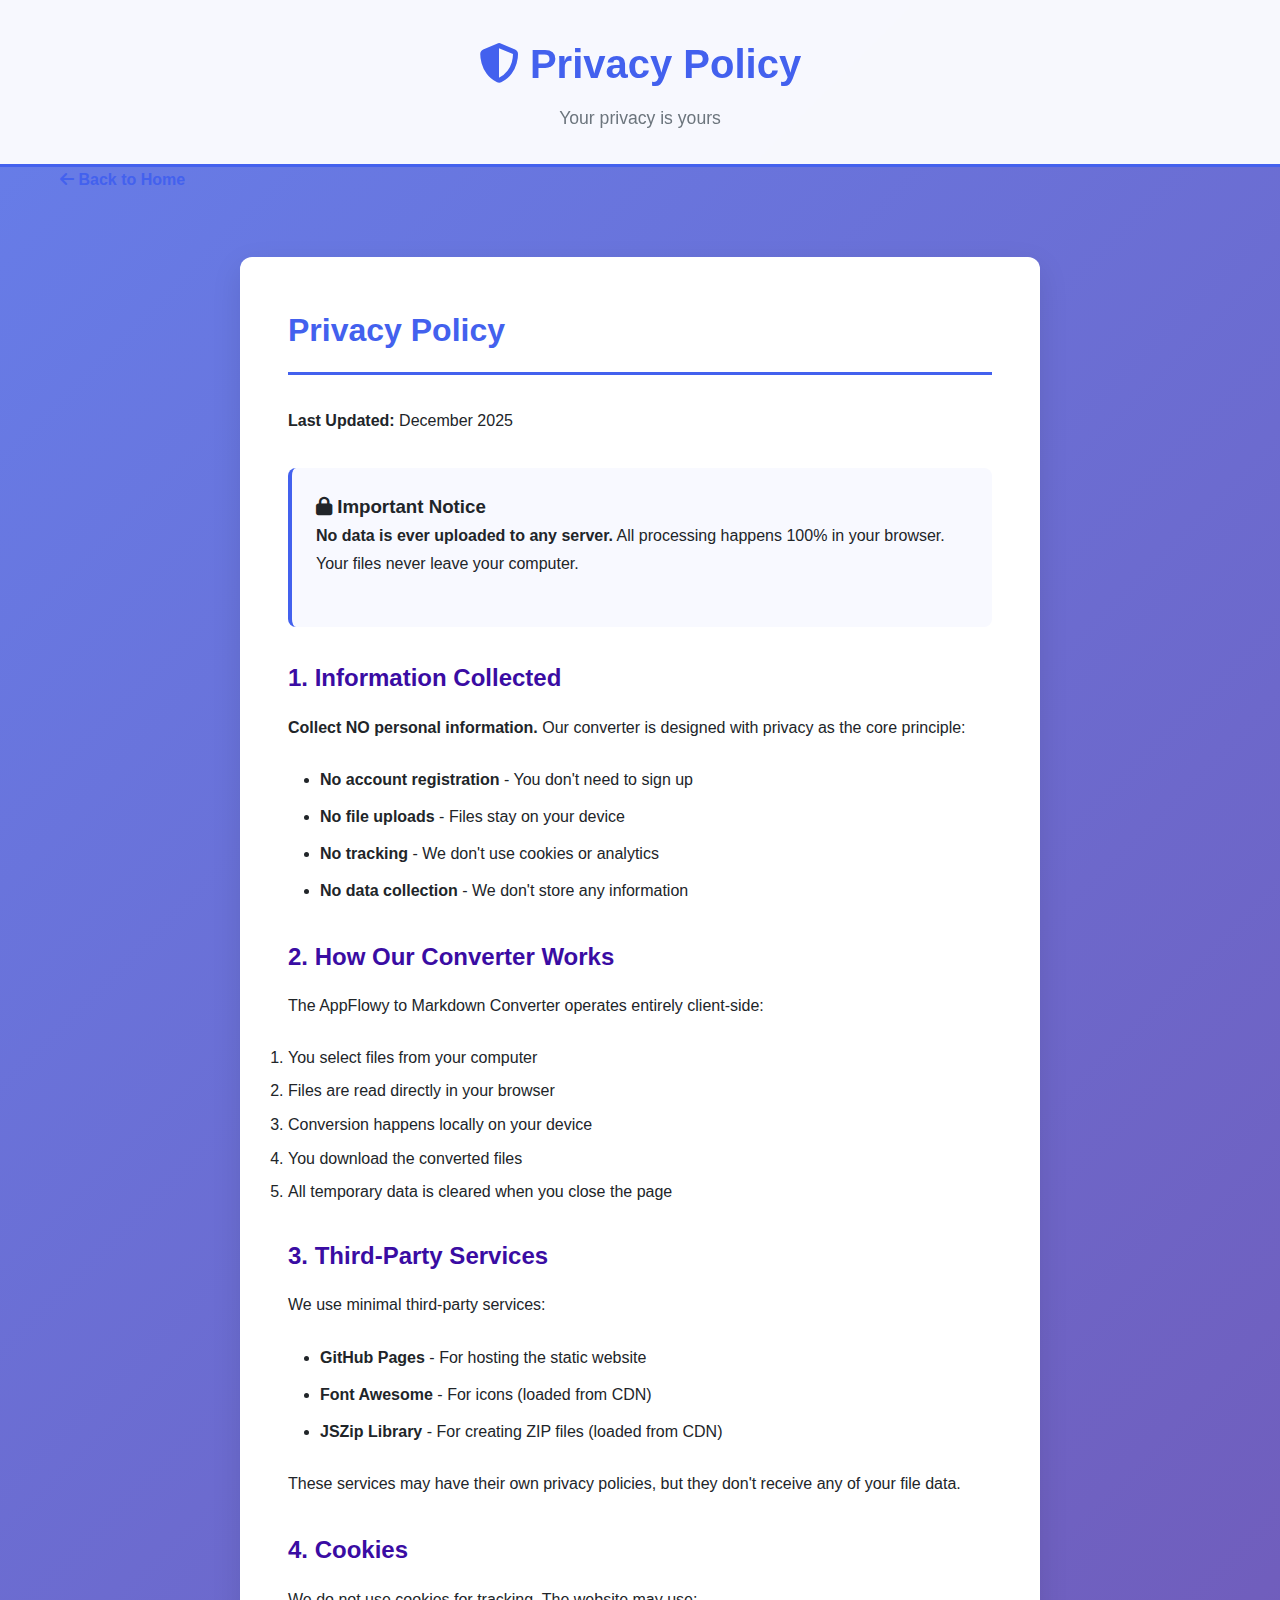
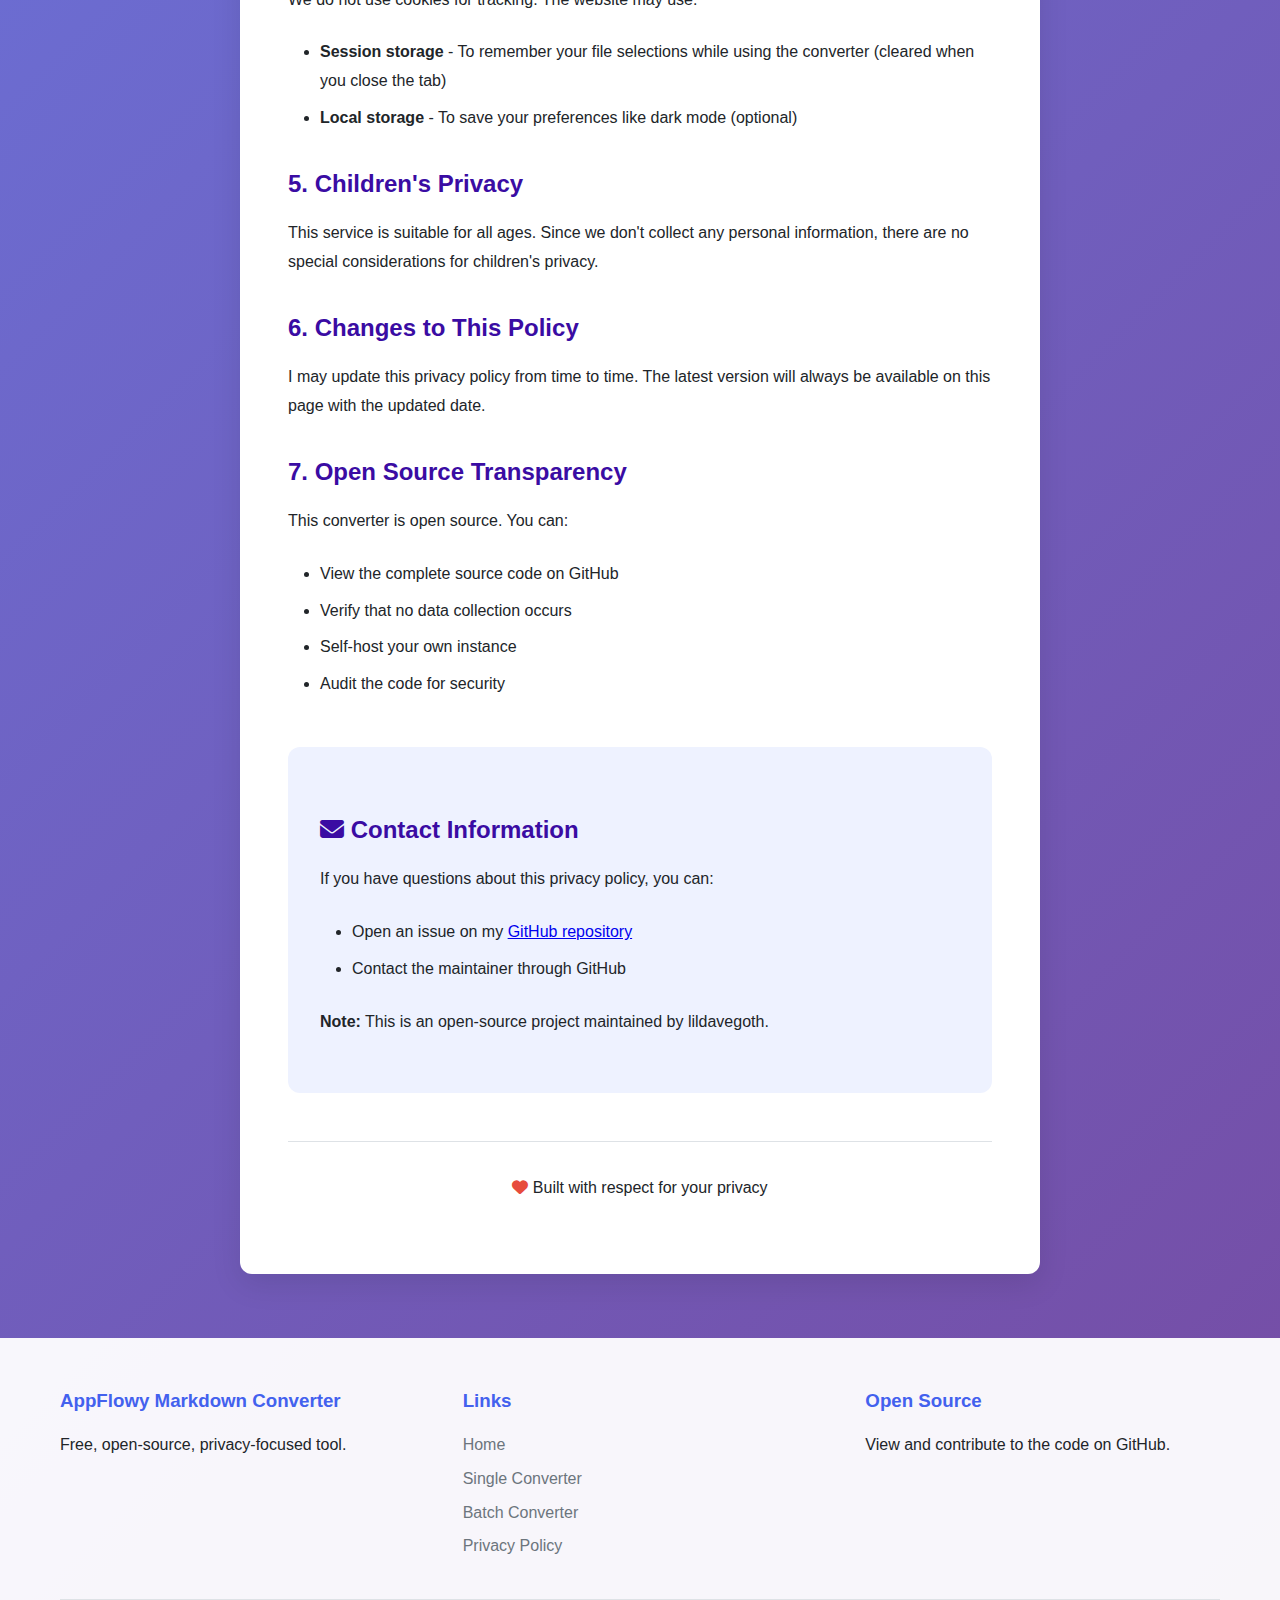
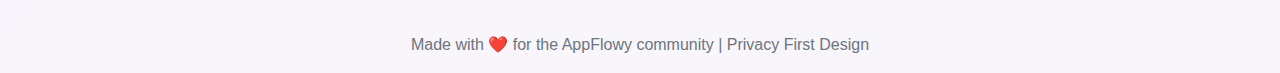
<file: privacy.html>
<!DOCTYPE html>
<html lang="en">
<head>
    <meta charset="UTF-8">
    <meta name="viewport" content="width=device-width, initial-scale=1.0">
    <title>Privacy Policy - AppFlowy JSON to Markdown Converter</title>
    <link rel="stylesheet" href="style.css">
    <link rel="stylesheet" href="https://cdnjs.cloudflare.com/ajax/libs/font-awesome/6.4.0/css/all.min.css">
    <style>
        .privacy-container {
            background: white;
            border-radius: var(--border-radius);
            padding: 3rem;
            margin: 2rem auto;
            box-shadow: var(--shadow);
            max-width: 800px;
        }
        
        .privacy-container h1 {
            color: var(--primary);
            border-bottom: 3px solid var(--primary);
            padding-bottom: 1rem;
            margin-bottom: 2rem;
        }
        
        .privacy-container h2 {
            color: var(--secondary);
            margin-top: 2rem;
            margin-bottom: 1rem;
        }
        
        .privacy-container p, .privacy-container ul {
            margin-bottom: 1.5rem;
            line-height: 1.8;
            color: var(--dark);
        }
        
        .privacy-container ul {
            padding-left: 2rem;
        }
        
        .privacy-container li {
            margin-bottom: 0.5rem;
        }
        
        .back-link {
            display: inline-block;
            margin-bottom: 2rem;
            color: var(--primary);
            text-decoration: none;
            font-weight: 600;
        }
        
        .back-link:hover {
            text-decoration: underline;
        }
        
        .highlight {
            background: #f8f9ff;
            padding: 1.5rem;
            border-left: 4px solid var(--primary);
            border-radius: 8px;
            margin: 2rem 0;
        }
        
        .contact-info {
            background: #eef2ff;
            padding: 2rem;
            border-radius: var(--border-radius);
            margin-top: 3rem;
        }
    </style>
</head>
<body>
    <header>
        <div class="container">
            <h1><i class="fas fa-shield-alt"></i> Privacy Policy</h1>
            <p class="subtitle">Your privacy is yours</p>
        </div>
    </header>

    <main class="container">
        <a href="index.html" class="back-link">
            <i class="fas fa-arrow-left"></i> Back to Home
        </a>

        <div class="privacy-container">
            <h1>Privacy Policy</h1>
            <p><strong>Last Updated:</strong> December 2025</p>
            
            <div class="highlight">
                <h3><i class="fas fa-lock"></i> Important Notice</h3>
                <p><strong>No data is ever uploaded to any server.</strong> All processing happens 100% in your browser. Your files never leave your computer.</p>
            </div>
            
            <h2>1. Information Collected</h2>
            <p><strong>Collect NO personal information.</strong> Our converter is designed with privacy as the core principle:</p>
            <ul>
                <li><strong>No account registration</strong> - You don't need to sign up</li>
                <li><strong>No file uploads</strong> - Files stay on your device</li>
                <li><strong>No tracking</strong> - We don't use cookies or analytics</li>
                <li><strong>No data collection</strong> - We don't store any information</li>
            </ul>
            
            <h2>2. How Our Converter Works</h2>
            <p>The AppFlowy to Markdown Converter operates entirely client-side:</p>
            <ol>
                <li>You select files from your computer</li>
                <li>Files are read directly in your browser</li>
                <li>Conversion happens locally on your device</li>
                <li>You download the converted files</li>
                <li>All temporary data is cleared when you close the page</li>
            </ol>
            
            <h2>3. Third-Party Services</h2>
            <p>We use minimal third-party services:</p>
            <ul>
                <li><strong>GitHub Pages</strong> - For hosting the static website</li>
                <li><strong>Font Awesome</strong> - For icons (loaded from CDN)</li>
                <li><strong>JSZip Library</strong> - For creating ZIP files (loaded from CDN)</li>
            </ul>
            <p>These services may have their own privacy policies, but they don't receive any of your file data.</p>
            
            <h2>4. Cookies</h2>
            <p>We do not use cookies for tracking. The website may use:</p>
            <ul>
                <li><strong>Session storage</strong> - To remember your file selections while using the converter (cleared when you close the tab)</li>
                <li><strong>Local storage</strong> - To save your preferences like dark mode (optional)</li>
            </ul>
            
            <h2>5. Children's Privacy</h2>
            <p>This service is suitable for all ages. Since we don't collect any personal information, there are no special considerations for children's privacy.</p>
            
            <h2>6. Changes to This Policy</h2>
            <p>I may update this privacy policy from time to time. The latest version will always be available on this page with the updated date.</p>
            
            <h2>7. Open Source Transparency</h2>
            <p>This converter is open source. You can:</p>
            <ul>
                <li>View the complete source code on GitHub</li>
                <li>Verify that no data collection occurs</li>
                <li>Self-host your own instance</li>
                <li>Audit the code for security</li>
            </ul>
            
            <div class="contact-info">
                <h2><i class="fas fa-envelope"></i> Contact Information</h2>
                <p>If you have questions about this privacy policy, you can:</p>
                <ul>
                    <li>Open an issue on my <a href="https://lildavegoth.github.io/Appflowy-JSON-to-Markdown-Converter/" target="_blank">GitHub repository</a></li>
                    <li>Contact the maintainer through GitHub</li>
                </ul>
                <p><strong>Note:</strong> This is an open-source project maintained by lildavegoth.</p>
            </div>
            
            <p style="margin-top: 3rem; padding-top: 2rem; border-top: 1px solid #dee2e6; text-align: center;">
                <i class="fas fa-heart" style="color: #e74c3c;"></i> Built with respect for your privacy
            </p>
        </div>
    </main>

    <footer>
        <div class="container">
            <div class="footer-content">
                <div class="footer-section">
                    <h3>AppFlowy Markdown Converter</h3>
                    <p>Free, open-source, privacy-focused tool.</p>
                </div>
                <div class="footer-section">
                    <h3>Links</h3>
                    <ul>
                        <li><a href="index.html">Home</a></li>
                        <li><a href="single.html">Single Converter</a></li>
                        <li><a href="batch.html">Batch Converter</a></li>
                        <li><a href="privacy.html">Privacy Policy</a></li>
                    </ul>
                </div>
                <div class="footer-section">
                    <h3>Open Source</h3>
                    <p>View and contribute to the code on GitHub.</p>
                </div>
            </div>
            <div class="footer-bottom">
                <p>Made with ❤️ for the AppFlowy community | Privacy First Design</p>
            </div>
        </div>
    </footer>

    <script src="script.js"></script>
</body>
</html>
</file>
<file: style.css>
/* Reset and Base Styles */
* {
    margin: 0;
    padding: 0;
    box-sizing: border-box;
}

:root {
    --primary: #4361ee;
    --secondary: #3a0ca3;
    --accent: #7209b7;
    --light: #f8f9fa;
    --dark: #212529;
    --gray: #6c757d;
    --success: #4cc9f0;
    --border-radius: 12px;
    --shadow: 0 10px 30px rgba(0, 0, 0, 0.1);
    --transition: all 0.3s ease;
}

body {
    font-family: -apple-system, BlinkMacSystemFont, 'Segoe UI', Roboto, Oxygen, Ubuntu, sans-serif;
    line-height: 1.6;
    color: var(--dark);
    background: linear-gradient(135deg, #667eea 0%, #764ba2 100%);
    min-height: 100vh;
}

.container {
    max-width: 1200px;
    margin: 0 auto;
    padding: 0 20px;
}

/* Header */
header {
    background: rgba(255, 255, 255, 0.95);
    backdrop-filter: blur(10px);
    padding: 2rem 0;
    text-align: center;
    border-bottom: 3px solid var(--primary);
}

header h1 {
    color: var(--primary);
    font-size: 2.5rem;
    margin-bottom: 0.5rem;
}

.subtitle {
    color: var(--gray);
    font-size: 1.1rem;
}

/* Hero Section */
.hero {
    background: white;
    border-radius: var(--border-radius);
    padding: 3rem;
    margin: 2rem auto;
    display: grid;
    grid-template-columns: 1fr 1fr;
    gap: 3rem;
    align-items: center;
    box-shadow: var(--shadow);
}

.hero-content h2 {
    font-size: 2.5rem;
    color: var(--dark);
    margin-bottom: 1rem;
}

.hero-content p {
    font-size: 1.2rem;
    color: var(--gray);
    margin-bottom: 2rem;
}

.cta-buttons {
    display: flex;
    gap: 1rem;
    flex-wrap: wrap;
}

.btn {
    display: inline-flex;
    align-items: center;
    gap: 10px;
    padding: 15px 30px;
    border-radius: var(--border-radius);
    text-decoration: none;
    font-weight: 600;
    font-size: 1.1rem;
    transition: var(--transition);
    border: none;
    cursor: pointer;
}

.btn-primary {
    background: var(--primary);
    color: white;
}

.btn-primary:hover {
    background: var(--secondary);
    transform: translateY(-3px);
    box-shadow: 0 10px 20px rgba(67, 97, 238, 0.3);
}

.btn-secondary {
    background: var(--light);
    color: var(--dark);
    border: 2px solid var(--primary);
}

.btn-secondary:hover {
    background: var(--primary);
    color: white;
    transform: translateY(-3px);
}

.hero-image {
    text-align: center;
}

.demo-box {
    background: linear-gradient(135deg, #667eea 0%, #764ba2 100%);
    padding: 2rem;
    border-radius: var(--border-radius);
    color: white;
}

.file-input, .file-output {
    background: white;
    color: var(--dark);
    padding: 1rem;
    border-radius: 8px;
    margin: 1rem 0;
    font-weight: 600;
}

.arrow {
    font-size: 2rem;
    animation: bounce 2s infinite;
}

@keyframes bounce {
    0%, 100% { transform: translateY(0); }
    50% { transform: translateY(-10px); }
}

/* Features */
.features {
    margin: 4rem 0;
}

.features h2 {
    text-align: center;
    font-size: 2.5rem;
    margin-bottom: 3rem;
    color: white;
}

.feature-grid {
    display: grid;
    grid-template-columns: repeat(auto-fit, minmax(250px, 1fr));
    gap: 2rem;
}

.feature-card {
    background: white;
    padding: 2rem;
    border-radius: var(--border-radius);
    text-align: center;
    transition: var(--transition);
}

.feature-card:hover {
    transform: translateY(-10px);
    box-shadow: var(--shadow);
}

.feature-card i {
    font-size: 3rem;
    color: var(--primary);
    margin-bottom: 1rem;
}

.feature-card h3 {
    margin-bottom: 1rem;
    color: var(--dark);
}

.feature-card p {
    color: var(--gray);
}

/* How To */
.how-to {
    background: white;
    border-radius: var(--border-radius);
    padding: 3rem;
    margin: 3rem 0;
    box-shadow: var(--shadow);
}

.how-to h2 {
    text-align: center;
    font-size: 2.5rem;
    margin-bottom: 3rem;
}

.steps {
    display: grid;
    grid-template-columns: repeat(auto-fit, minmax(300px, 1fr));
    gap: 2rem;
}

.step {
    text-align: center;
    padding: 2rem;
}

.step-number {
    display: inline-block;
    width: 60px;
    height: 60px;
    background: var(--primary);
    color: white;
    border-radius: 50%;
    line-height: 60px;
    font-size: 1.5rem;
    font-weight: bold;
    margin-bottom: 1rem;
}

.step h3 {
    margin-bottom: 1rem;
    color: var(--dark);
}

/* Supported Formats */
.supported-formats {
    margin: 4rem 0;
}

.supported-formats h2 {
    text-align: center;
    font-size: 2.5rem;
    margin-bottom: 3rem;
    color: white;
}

.format-list {
    display: grid;
    grid-template-columns: repeat(auto-fit, minmax(300px, 1fr));
    gap: 2rem;
}

.format {
    background: white;
    padding: 2rem;
    border-radius: var(--border-radius);
    text-align: center;
}

.format-icon {
    font-size: 3rem;
    margin-bottom: 1rem;
}

.format h4 {
    margin-bottom: 1rem;
    color: var(--dark);
}

/* Footer */
footer {
    background: rgba(255, 255, 255, 0.95);
    margin-top: 4rem;
    padding: 3rem 0 1rem;
}

.footer-content {
    display: grid;
    grid-template-columns: repeat(auto-fit, minmax(250px, 1fr));
    gap: 3rem;
    margin-bottom: 2rem;
}

.footer-section h3 {
    color: var(--primary);
    margin-bottom: 1rem;
}

.footer-section ul {
    list-style: none;
}

.footer-section ul li {
    margin-bottom: 0.5rem;
}

.footer-section a {
    color: var(--gray);
    text-decoration: none;
    transition: var(--transition);
}

.footer-section a:hover {
    color: var(--primary);
}

.footer-bottom {
    text-align: center;
    padding-top: 2rem;
    border-top: 1px solid #dee2e6;
    color: var(--gray);
}

/* Responsive */
@media (max-width: 768px) {
    .hero {
        grid-template-columns: 1fr;
        text-align: center;
        padding: 2rem;
    }
    
    header h1 {
        font-size: 2rem;
    }
    
    .hero-content h2 {
        font-size: 2rem;
    }
    
    .cta-buttons {
        justify-content: center;
    }
    
    .features h2,
    .how-to h2,
    .supported-formats h2 {
        font-size: 2rem;
    }
}
</file>
